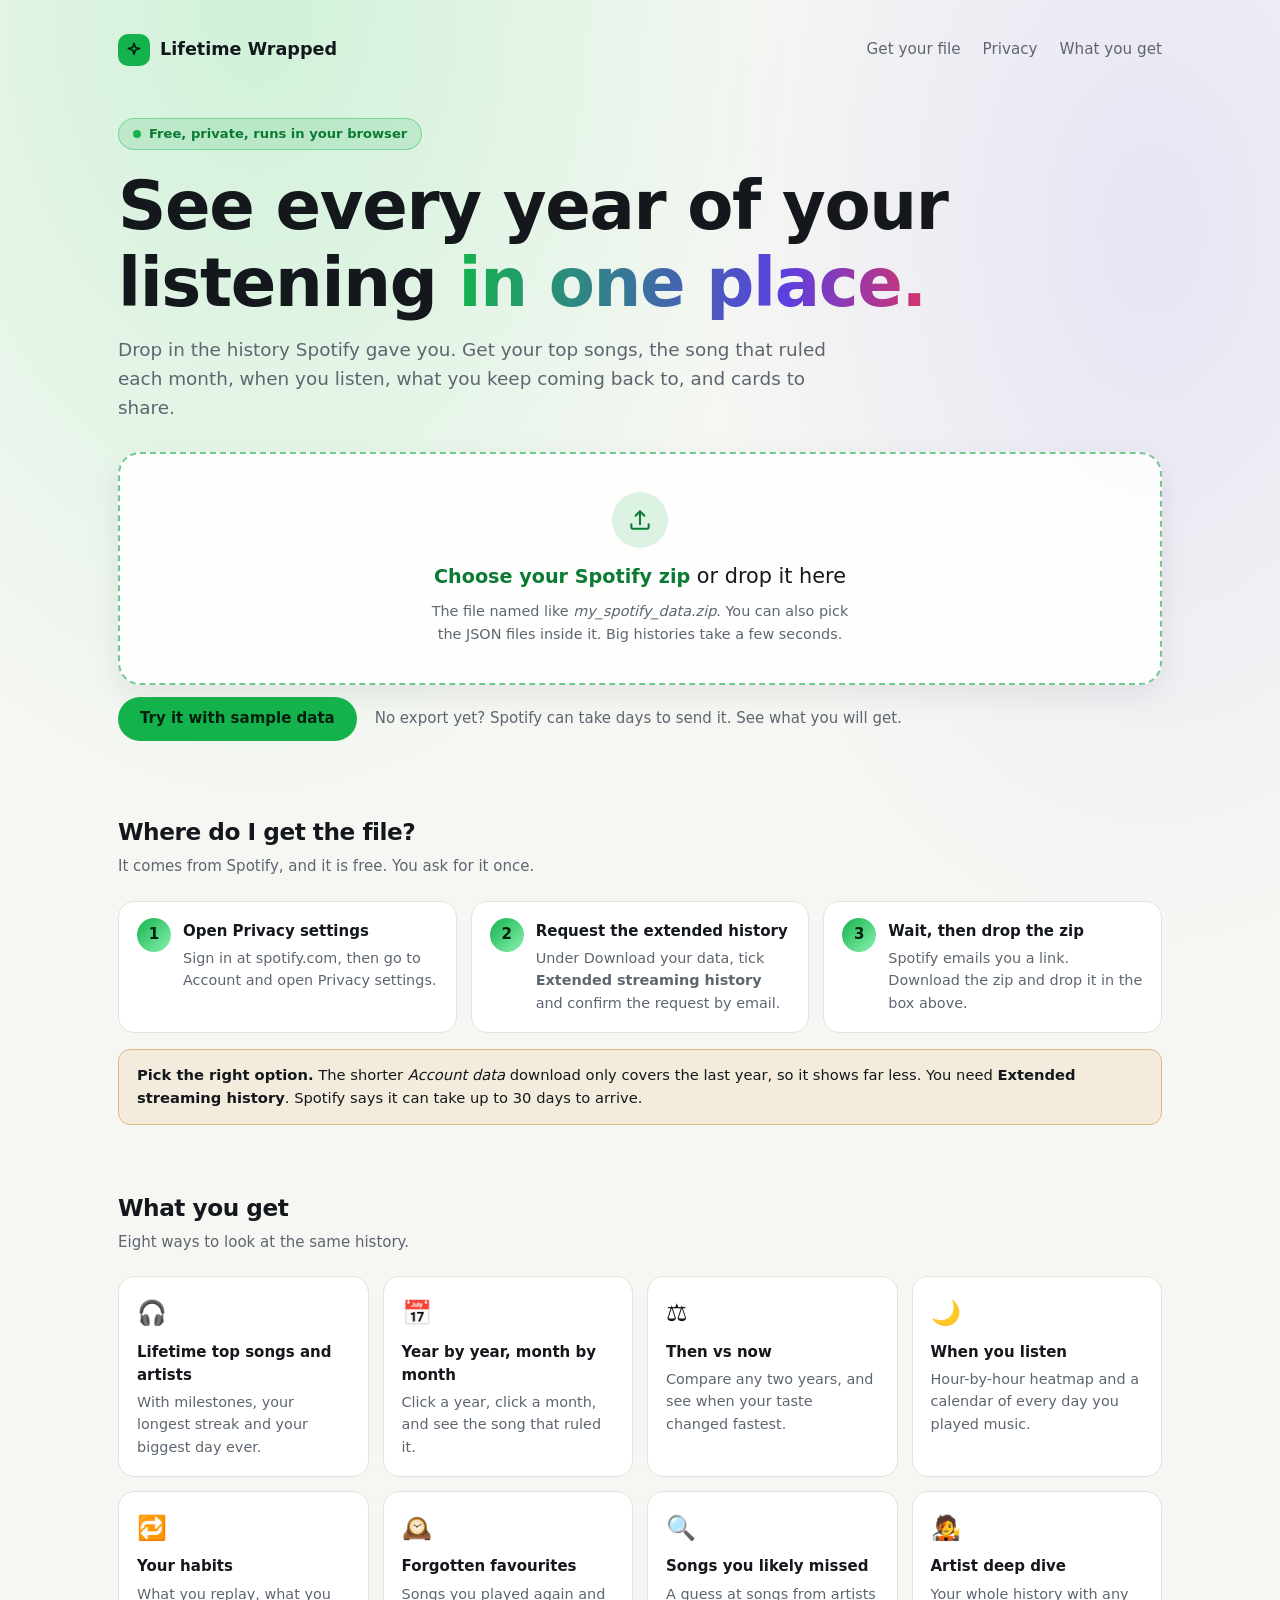
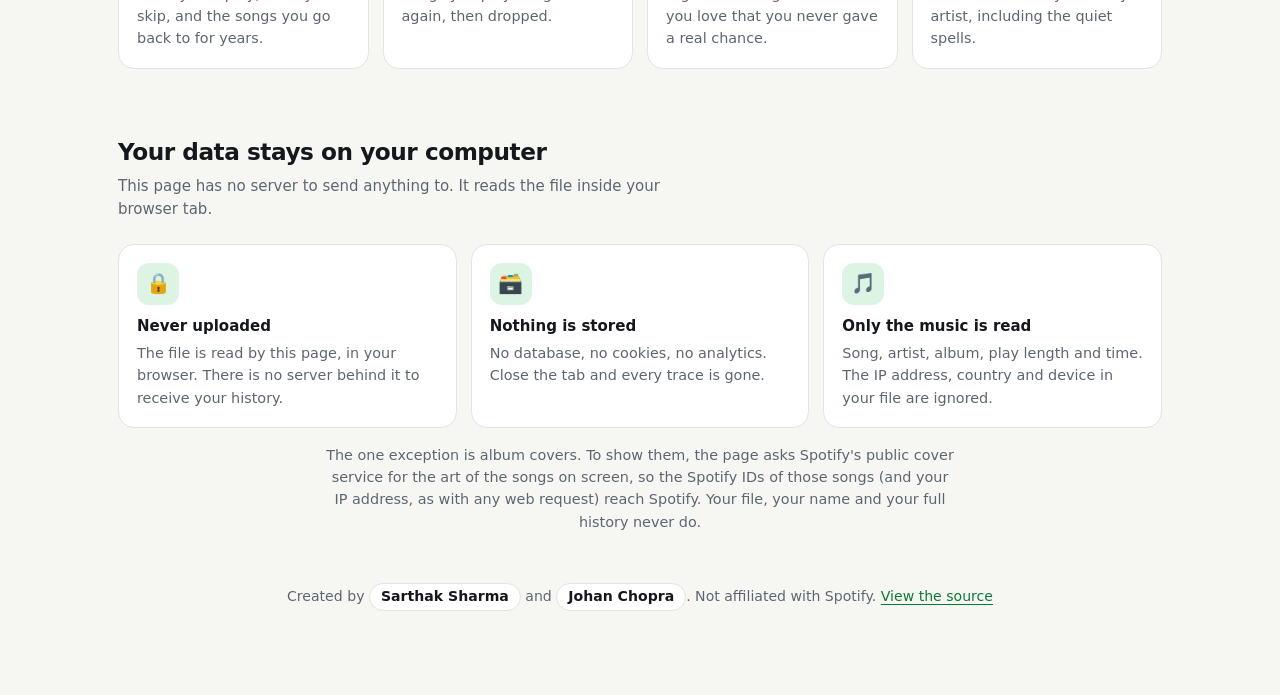
<file: index.html>
<!doctype html>
<html lang="en">
<head>
<meta charset="utf-8">
<meta name="viewport" content="width=device-width, initial-scale=1">
<!-- Network access is closed except two things, both used to show album covers: Spotify's public cover lookup and Spotify's image servers. -->
<meta http-equiv="Content-Security-Policy" content="default-src 'none'; script-src 'self'; style-src 'self' 'unsafe-inline'; img-src data: https://*.spotifycdn.com https://*.scdn.co; connect-src https://open.spotify.com; base-uri 'none'; form-action 'none'">
<title>Lifetime Wrapped: your whole Spotify history in one page</title>
<meta name="description" content="Drop in your Spotify extended streaming history and see every year of your listening. Runs in your browser; your file is never uploaded.">
<link rel="stylesheet" href="style.css">
</head>
<body>
<main>
  <section id="landing">
    <header class="bar">
      <a class="brand" href="#landing"><span class="mark"><svg width="18" height="18" viewBox="0 0 24 24" fill="none" stroke="currentColor" stroke-width="2.2" stroke-linecap="round" stroke-linejoin="round" aria-hidden="true"><path d="M12 3l1.9 5.6L19.5 10l-5.6 1.9L12 17.5l-1.9-5.6L4.5 10l5.6-1.4z"/></svg></span>Lifetime Wrapped</a>
      <nav class="bar-nav" aria-label="Sections">
        <a href="#how">Get your file</a>
        <a href="#privacy">Privacy</a>
        <a href="#features">What you get</a>
      </nav>
    </header>

    <div class="hero">
      <span class="eyebrow"><i class="dot"></i>Free, private, runs in your browser</span>
      <h1>See every year of your listening <em>in one place.</em></h1>
      <p class="lead">Drop in the history Spotify gave you. Get your top songs, the song that ruled each month, when you listen, what you keep coming back to, and cards to share.</p>

      <label id="drop" class="drop">
        <input type="file" id="fileInput" accept=".zip,.json" multiple>
        <span class="up"><svg width="26" height="26" viewBox="0 0 24 24" fill="none" stroke="currentColor" stroke-width="1.9" stroke-linecap="round" stroke-linejoin="round" aria-hidden="true"><path d="M12 16V4m0 0L8 8m4-4l4 4M4 16v3a1 1 0 001 1h14a1 1 0 001-1v-3"/></svg></span>
        <span class="dt"><b>Choose your Spotify zip</b> or drop it here</span>
        <span class="muted">The file named like <i>my_spotify_data.zip</i>. You can also pick the JSON files inside it. Big histories take a few seconds.</span>
      </label>
      <p id="status" class="status" hidden></p>
      <div class="sample-row">
        <button type="button" id="sampleBtn" class="btn-primary">Try it with sample data</button>
        <span class="muted">No export yet? Spotify can take days to send it. See what you will get.</span>
      </div>
    </div>

    <div class="section" id="how">
      <h2>Where do I get the file?</h2>
      <p class="sub">It comes from Spotify, and it is free. You ask for it once.</p>
      <div class="steps">
        <div class="step"><b>Open Privacy settings</b><p>Sign in at spotify.com, then go to Account and open Privacy settings.</p></div>
        <div class="step"><b>Request the extended history</b><p>Under Download your data, tick <b>Extended streaming history</b> and confirm the request by email.</p></div>
        <div class="step"><b>Wait, then drop the zip</b><p>Spotify emails you a link. Download the zip and drop it in the box above.</p></div>
      </div>
      <p class="warn"><b>Pick the right option.</b> The shorter <i>Account data</i> download only covers the last year, so it shows far less. You need <b>Extended streaming history</b>. Spotify says it can take up to 30 days to arrive.</p>
    </div>

    <div class="section" id="features">
      <h2>What you get</h2>
      <p class="sub">Eight ways to look at the same history.</p>
      <div class="features">
        <div class="feature"><span class="ic">&#127911;</span><b>Lifetime top songs and artists</b><p>With milestones, your longest streak and your biggest day ever.</p></div>
        <div class="feature"><span class="ic">&#128197;</span><b>Year by year, month by month</b><p>Click a year, click a month, and see the song that ruled it.</p></div>
        <div class="feature"><span class="ic">&#9878;&#65039;</span><b>Then vs now</b><p>Compare any two years, and see when your taste changed fastest.</p></div>
        <div class="feature"><span class="ic">&#127769;</span><b>When you listen</b><p>Hour-by-hour heatmap and a calendar of every day you played music.</p></div>
        <div class="feature"><span class="ic">&#128257;</span><b>Your habits</b><p>What you replay, what you skip, and the songs you go back to for years.</p></div>
        <div class="feature"><span class="ic">&#128368;&#65039;</span><b>Forgotten favourites</b><p>Songs you played again and again, then dropped.</p></div>
        <div class="feature"><span class="ic">&#128269;</span><b>Songs you likely missed</b><p>A guess at songs from artists you love that you never gave a real chance.</p></div>
        <div class="feature"><span class="ic">&#129489;&#8205;&#127908;</span><b>Artist deep dive</b><p>Your whole history with any artist, including the quiet spells.</p></div>
      </div>
    </div>


    <div class="section" id="privacy">
      <h2>Your data stays on your computer</h2>
      <p class="sub">This page has no server to send anything to. It reads the file inside your browser tab.</p>
      <div class="pcards">
        <div class="pcard"><span class="pic">&#128274;</span><b>Never uploaded</b><p>The file is read by this page, in your browser. There is no server behind it to receive your history.</p></div>
        <div class="pcard"><span class="pic">&#128451;&#65039;</span><b>Nothing is stored</b><p>No database, no cookies, no analytics. Close the tab and every trace is gone.</p></div>
        <div class="pcard"><span class="pic">&#127925;</span><b>Only the music is read</b><p>Song, artist, album, play length and time. The IP address, country and device in your file are ignored.</p></div>
      </div>
      <p class="muted pnote">The one exception is album covers. To show them, the page asks Spotify's public cover service for the art of the songs on screen, so the Spotify IDs of those songs (and your IP address, as with any web request) reach Spotify. Your file, your name and your full history never do.</p>
    </div>
    <p class="landfoot">Created by <a class="who" href="https://github.com/sarthakgh29" target="_blank" rel="noopener noreferrer">Sarthak Sharma</a> and <a class="who" href="https://github.com/johanchopra28" target="_blank" rel="noopener noreferrer">Johan Chopra</a>. Not affiliated with Spotify. <a href="https://github.com/johanchopra28/Lifetime-Wrapped" target="_blank" rel="noopener noreferrer">View the source</a></p>
  </section>

  <section id="app" hidden>
    <header>
      <div class="top">
        <h1>Your <em>lifetime</em> wrapped</h1>
        <p id="range" class="muted"></p>
      </div>
      <div id="metrics" class="metrics"></div>
      <div id="personality" class="personality"></div>
      <div id="bubble"></div>
      <div class="opts">
        <details id="exclusions"></details>
      </div>
    </header>
    <nav id="tabs" class="tabs" role="tablist"></nav>
    <div id="panel"></div>
    <p class="foot muted">Everything on this page was worked out in your browser. Nothing was uploaded or saved. <a href="" onclick="location.reload();return false">Start over with another file</a></p>
  </section>
</main>
<script type="module" src="js/app.js"></script>
</body>
</html>
</file>
<file: style.css>
/* Lifetime Wrapped. Dark first, with a light theme for people who prefer it. */
:root {
  --bg: #090d12; --bg2: #0e141b; --card: #131a22; --card2: #18212b; --line: #232e3a; --fg: #eef2f6; --muted: #8995a3;
  --accent: #1ed760; --accent-ink: #4ae28a; --accent2: #7c5cff; --amber: #ffb84d; --pink: #ff5d8f; --grey: #5d6977; --cell: #1a232d; --err: #ff6b5b;
  --glow: radial-gradient(60% 50% at 20% 0%, rgba(30, 215, 96, .16), transparent 70%), radial-gradient(50% 45% at 90% 10%, rgba(124, 92, 255, .16), transparent 70%);
  --shadow: 0 10px 30px rgba(0, 0, 0, .35);
}
@media (prefers-color-scheme: light) {
  :root {
    --bg: #f6f7f3; --bg2: #ffffff; --card: #ffffff; --card2: #f0f2ee; --line: #e1e4df; --fg: #14181d; --muted: #5d6670;
    --accent: #14b24c; --accent-ink: #0b7a33; --accent2: #5b3fe0; --amber: #d98a14; --pink: #d6336c; --grey: #a1a9b2; --cell: #e8ebe6; --err: #c0392b;
    --glow: radial-gradient(60% 50% at 20% 0%, rgba(30, 215, 96, .18), transparent 70%), radial-gradient(50% 45% at 90% 10%, rgba(124, 92, 255, .12), transparent 70%);
    --shadow: 0 10px 30px rgba(20, 30, 40, .08);
  }
}
* { box-sizing: border-box; }
html { scroll-behavior: smooth; }
body { margin: 0; background: var(--bg); background-image: var(--glow); background-repeat: no-repeat; color: var(--fg);
  font: 15px/1.55 Inter, system-ui, -apple-system, "Segoe UI", Roboto, sans-serif; -webkit-font-smoothing: antialiased; }
main { max-width: 1080px; margin: 0 auto; padding: 28px 18px 70px; }
h1, h2, h3, h4 { letter-spacing: -0.02em; line-height: 1.15; }
h2 { font-size: 1.45rem; margin: 2.2em 0 .6em; display: flex; align-items: center; gap: 10px; }
h2::before { content: ""; width: 5px; height: 1.1em; border-radius: 3px; background: linear-gradient(var(--accent), var(--accent2)); flex: none; }
h3 { font-size: 1.1rem; margin: 1.5em 0 .5em; }
h3 small, h4 small, h2 small { font-weight: 400; color: var(--muted); font-size: .8em; }
a { color: var(--accent-ink); text-decoration-thickness: 1px; text-underline-offset: 3px; }
a:hover { color: var(--accent); }
.muted { color: var(--muted); }
small { font-size: .8em; }

/* ------------------------------------------------------------ landing */
.hero { text-align: left; padding: 40px 0 8px; }
.eyebrow { display: inline-block; padding: 5px 14px; border-radius: 999px; font-size: .82rem; font-weight: 600; color: var(--accent-ink);
  background: color-mix(in srgb, var(--accent) 14%, transparent); border: 1px solid color-mix(in srgb, var(--accent) 40%, transparent); }
.hero h1 { font-size: clamp(2.3rem, 6.5vw, 4.2rem); margin: 18px 0 14px; max-width: 13em; font-weight: 800; }
.hero h1 em { display: inline-block; font-style: normal; background: linear-gradient(90deg, var(--accent), var(--accent2) 70%, var(--pink)); -webkit-background-clip: text; background-clip: text; color: transparent; }
.lead { font-size: 1.15rem; color: var(--muted); max-width: 40em; margin: 0; }
.drop { display: flex; flex-direction: column; gap: 8px; align-items: center; text-align: center; padding: 38px 20px; margin: 30px 0 12px; width: 100%; cursor: pointer;
  border: 2px dashed color-mix(in srgb, var(--accent) 55%, var(--line)); border-radius: 22px; background: color-mix(in srgb, var(--card) 85%, transparent);
  transition: transform .15s, border-color .15s, background .15s, box-shadow .15s; font-size: 1.1rem; box-shadow: var(--shadow); }
.drop:hover, .drop.over, .drop:focus-within { border-color: var(--accent); transform: translateY(-2px); box-shadow: 0 14px 40px rgba(30, 215, 96, .18); }
.drop input { position: absolute; opacity: 0; width: 1px; height: 1px; }
.drop .up { width: 54px; height: 54px; border-radius: 50%; display: grid; place-items: center; color: #04210e; background: linear-gradient(135deg, var(--accent), #8af3b0); font-size: 1.6rem; font-weight: 700; margin-bottom: 4px; }
.drop b { font-size: 1.2rem; }
.drop span.muted { font-size: .9rem; max-width: 30em; }
.status { max-width: 640px; margin: 10px 0; padding: 10px 14px; border-radius: 10px; background: var(--card); border: 1px solid var(--line); text-align: center; }
.status.error { border-color: var(--err); color: var(--err); }


.section { margin-top: 70px; }
.section > h2 { justify-content: flex-start; text-align: left; } .section > h2::before { display: none; }
.section > .sub { text-align: left; color: var(--muted); max-width: 38em; margin: -4px 0 22px; }
.features { display: grid; grid-template-columns: repeat(auto-fit, minmax(230px, 1fr)); gap: 14px; }
.feature { background: var(--card); border: 1px solid var(--line); border-radius: 16px; padding: 18px; transition: transform .15s, border-color .15s; }
.feature:hover { transform: translateY(-3px); border-color: color-mix(in srgb, var(--accent) 50%, var(--line)); }
.feature .ic { font-size: 1.5rem; display: block; margin-bottom: 8px; }
.feature b { display: block; margin-bottom: 4px; } .feature p { margin: 0; color: var(--muted); font-size: .9rem; }
.steps { display: grid; grid-template-columns: repeat(auto-fit, minmax(240px, 1fr)); gap: 14px; counter-reset: s; }
.step { background: var(--card); border: 1px solid var(--line); border-radius: 16px; padding: 18px 18px 18px 64px; position: relative; counter-increment: s; }
.step::before { content: counter(s); position: absolute; left: 18px; top: 16px; width: 34px; height: 34px; border-radius: 50%; display: grid; place-items: center; font-weight: 800; color: #04210e; background: linear-gradient(135deg, var(--accent), #8af3b0); }
.step b { display: block; } .step p { margin: 4px 0 0; color: var(--muted); font-size: .9rem; }
.privacy { background: linear-gradient(135deg, color-mix(in srgb, var(--accent) 10%, var(--card)), var(--card)); border: 1px solid color-mix(in srgb, var(--accent) 35%, var(--line)); border-radius: 20px; padding: 8px 26px 22px; }
.privacy h2 { justify-content: flex-start; } .privacy h2::before { display: block; }
.privacy ul { padding-left: 1.2em; } .privacy li { margin: 8px 0; }
/* top bar, hero extras, sample button, notices */
.bar { display: flex; flex-wrap: wrap; gap: 12px 28px; align-items: center; justify-content: space-between; padding: 4px 0 10px; }
.brand { display: inline-flex; gap: 10px; align-items: center; font-weight: 700; font-size: 1.1rem; color: var(--fg); text-decoration: none; }
.brand .mark { display: inline-grid; place-items: center; width: 32px; height: 32px; border-radius: 10px; background: var(--accent); color: #04210e; }
.bar-nav { display: flex; flex-wrap: wrap; gap: 6px 22px; font-size: .95rem; }
.bar-nav a { color: var(--muted); text-decoration: none; padding: 6px 0; } .bar-nav a:hover { color: var(--fg); }
.eyebrow { display: inline-flex; align-items: center; gap: 8px; }
.eyebrow .dot { width: 8px; height: 8px; border-radius: 50%; background: var(--accent); }
.drop .dt { font-size: 1.3rem; } .drop .dt b { color: var(--accent-ink); }
.drop .up { width: 56px; height: 56px; color: var(--accent-ink); background: color-mix(in srgb, var(--accent) 14%, transparent); }
.sample-row { display: flex; flex-wrap: wrap; gap: 12px 18px; align-items: center; margin-top: 6px; }
.btn-primary { font: inherit; font-weight: 700; min-height: 44px; padding: 0 22px; border: 0; border-radius: 999px; cursor: pointer; background: var(--accent); color: #04210e; transition: transform .15s, box-shadow .15s; }
.btn-primary:hover { transform: translateY(-1px); box-shadow: 0 8px 22px rgba(30, 215, 96, .25); }
.btn-primary:focus-visible { outline: 2px solid var(--fg); outline-offset: 3px; }
.warn { margin: 16px 0 0; padding: 14px 18px; border-radius: 12px; font-size: .92rem; background: color-mix(in srgb, var(--amber) 10%, transparent); border: 1px solid color-mix(in srgb, var(--amber) 45%, var(--line)); }

/* privacy cards and the check-it-yourself button */
.pcards { display: grid; grid-template-columns: repeat(auto-fit, minmax(240px, 1fr)); gap: 14px; }
.pcard { background: var(--card); border: 1px solid var(--line); border-radius: 16px; padding: 18px; }
.pcard .pic { display: grid; place-items: center; width: 42px; height: 42px; border-radius: 12px; font-size: 1.25rem; margin-bottom: 10px;
  background: color-mix(in srgb, var(--accent) 14%, transparent); }
.pcard b { display: block; margin-bottom: 4px; } .pcard p { margin: 0; color: var(--muted); font-size: .9rem; }
.pnote { text-align: center; max-width: 44em; margin: 16px auto 0; font-size: .9rem; }

.landfoot { text-align: center; margin-top: 50px; color: var(--muted); font-size: .88rem; }

/* ------------------------------------------------------------ app header */
.top { display: flex; align-items: flex-end; justify-content: space-between; gap: 12px; flex-wrap: wrap; }
.top h1 { font-size: clamp(1.8rem, 4.5vw, 2.6rem); margin: 0; font-weight: 800; }
.top h1 em { font-style: normal; background: linear-gradient(90deg, var(--accent), var(--accent2)); -webkit-background-clip: text; background-clip: text; color: transparent; }
.metrics { display: grid; grid-template-columns: repeat(auto-fit, minmax(160px, 1fr)); gap: 12px; margin: 14px 0; }
.metric { background: var(--card); border: 1px solid var(--line); border-radius: 16px; padding: 14px 16px; }
.metric span { display: block; color: var(--muted); font-size: .8rem; text-transform: uppercase; letter-spacing: .05em; }
.metric b { font-size: 1.7rem; letter-spacing: -0.02em; }
.metric small { display: block; font-size: .78rem; font-weight: 600; }
.up { color: var(--accent-ink); } .down { color: var(--err); }
.chip { display: inline-block; background: color-mix(in srgb, var(--accent) 14%, transparent); border: 1px solid color-mix(in srgb, var(--accent) 55%, transparent); border-radius: 999px; padding: 3px 13px; margin: 2px 0; font-size: .9rem; font-weight: 600; }
.chip button { border: 0; background: none; color: inherit; cursor: pointer; font-weight: 700; padding: 0 0 0 6px; }
.personality { margin: 10px 0; padding: 14px 16px; border-radius: 16px; background: var(--card); border: 1px solid var(--line); }
.personality p { margin: 8px 0 0; font-size: .88rem; }
.opts { display: flex; gap: 12px; flex-wrap: wrap; align-items: flex-start; }
.opts > details { flex: 1 1 320px; }
details { background: var(--card); border: 1px solid var(--line); border-radius: 14px; padding: 10px 16px; margin: 8px 0; }
summary { cursor: pointer; font-weight: 600; }
input[list], input[type=date], select { font: inherit; color: inherit; background: var(--bg2); border: 1px solid var(--line); border-radius: 10px; padding: 7px 12px; max-width: 100%; }
input[list] { width: min(440px, 100%); }
.chips { margin-top: 8px; }

/* ------------------------------------------------------------ tabs */
.tabs { display: flex; gap: 6px; overflow-x: auto; padding: 10px 0; margin-top: 14px; position: sticky; top: 0; z-index: 5; background: color-mix(in srgb, var(--bg) 88%, transparent); backdrop-filter: blur(10px); scrollbar-width: thin; scrollbar-color: var(--grey) transparent; }
.tabs button { flex: none; font: inherit; font-weight: 600; font-size: .9rem; background: var(--card); color: var(--muted); border: 1px solid var(--line); border-radius: 999px; padding: 7px 15px; cursor: pointer; transition: all .12s; white-space: nowrap; }
.tabs button:hover { color: var(--fg); border-color: var(--grey); }
.tabs button.on { background: var(--accent); color: #04210e; border-color: var(--accent); }

/* ------------------------------------------------------------ content */
.two { display: grid; grid-template-columns: repeat(auto-fit, minmax(310px, 1fr)); gap: 22px; }
.scroll { scrollbar-color: var(--grey) transparent; overflow-x: auto; border-radius: 14px; border: 1px solid var(--line); background: var(--card); }
/* a list that scrolls inside its own box (the songs of your life), with the header staying put */
.scroll.scrolly { max-height: 460px; overflow-y: auto; }
.scroll.scrolly th { position: sticky; top: 0; z-index: 1; background: var(--card); border-bottom: 0; box-shadow: inset 0 -1px 0 var(--line); }
table { border-collapse: collapse; width: 100%; font-size: .92rem; }
th, td { padding: 9px 12px; text-align: left; vertical-align: middle; }
th { color: var(--muted); font-weight: 600; font-size: .75rem; text-transform: uppercase; letter-spacing: .05em; white-space: nowrap; border-bottom: 1px solid var(--line); }
tbody tr { border-bottom: 1px solid color-mix(in srgb, var(--line) 60%, transparent); }
tbody tr:last-child { border-bottom: 0; } tbody tr:hover { background: var(--card2); }
td:first-child { color: var(--muted); width: 2.4em; font-variant-numeric: tabular-nums; }
td a { color: var(--fg); font-weight: 600; text-decoration: none; } td a:hover { color: var(--accent-ink); }
td.cv { width: 52px; padding: 6px 4px 6px 12px; }
td.cv img { width: 40px; height: 40px; border-radius: 6px; object-fit: cover; display: block; background: var(--cell); }
.actions, .seg { display: flex; gap: 8px; align-items: center; flex-wrap: wrap; margin: 10px 0; }
button { font: inherit; }
.actions button, .seg button { background: var(--card); color: var(--fg); border: 1px solid var(--line); border-radius: 10px; padding: 6px 14px; cursor: pointer; transition: all .12s; }
.actions button:hover, .seg button:hover { border-color: var(--accent); }
.seg button.on { background: var(--accent); color: #04210e; border-color: var(--accent); font-weight: 700; }
.ctl { display: block; margin: 8px 0; }
.ctl input[type=range] { display: block; width: 100%; max-width: 440px; accent-color: var(--accent); }

.chart { width: 100%; height: auto; display: block; }
.chart text { fill: var(--muted); font-size: 11px; }
.chart .grid { stroke: var(--line); stroke-width: 1; stroke-dasharray: 3 4; }
.chart .bar rect:not(.hit) { fill: url(#g); }
.chart .bar.dim rect:not(.hit) { fill-opacity: .3; }
.chart .hit { fill: transparent; } .chart .click { cursor: pointer; }
.chart .click:hover rect:not(.hit) { fill-opacity: .8; }
.legend { display: flex; flex-wrap: wrap; gap: 14px; font-size: .85rem; color: var(--muted); margin: 4px 0 10px; }
.legend i { display: inline-block; width: 10px; height: 10px; border-radius: 3px; margin-right: 6px; }
.hbars { display: grid; gap: 7px; }
.hrow { display: grid; grid-template-columns: minmax(90px, 34%) 1fr auto; gap: 10px; align-items: center; font-size: .9rem; }
.hlabel { overflow: hidden; text-overflow: ellipsis; white-space: nowrap; }
.htrack { background: var(--cell); border-radius: 6px; height: 14px; overflow: hidden; }
.hfill { display: block; height: 100%; background: linear-gradient(90deg, var(--accent), var(--accent2)); border-radius: 6px; }
.hval { color: var(--muted); font-variant-numeric: tabular-nums; }

.wcard { max-width: 860px; padding: 28px 32px; border-radius: 20px; color: #fff; box-shadow: 0 12px 40px rgba(0, 0, 0, .35);
  background: linear-gradient(135deg, #0b3d2e 0%, #1db954 55%, #7be39a 100%); }
.wcard h3 { font-size: 2.6rem; letter-spacing: -.02em; margin: 0; color: #fff; } .wcard .sub { margin: 4px 0 18px; opacity: .85; }
.wcard .big { display: flex; flex-wrap: wrap; gap: 14px 30px; margin: 10px 0 24px; }
.wcard .big div { min-width: 120px; } .wcard .big b { font-size: 2rem; display: block; line-height: 1.1; } .wcard .big span { opacity: .85; font-size: .85rem; }
.wcard .cgrid { display: grid; grid-template-columns: 200px 1fr 1fr; gap: 24px; align-items: start; }
.wcard .cover, .wcard .cover-ph { width: 200px; height: 200px; border-radius: 12px; object-fit: cover; box-shadow: 0 6px 20px rgba(0, 0, 0, .4); display: block; }
.wcard .cover-ph { display: grid; place-items: center; font-size: 4.5rem; background: rgba(255, 255, 255, .16); }
.wcard .top1 { font-weight: 700; font-size: 1.1rem; margin-top: 8px; }
.wcard ol { margin: 6px 0 0; padding-left: 20px; } .wcard li { margin: 3px 0; } .wcard li small { opacity: .8; display: block; font-size: .8rem; }
.wcard h4 { margin: 0; text-transform: uppercase; letter-spacing: .08em; font-size: .78rem; opacity: .85; font-weight: 500; }
.wcard .k { opacity: .8; font-size: .78rem; text-transform: uppercase; letter-spacing: .08em; margin-top: 14px; } .wcard .v { font-weight: 600; }
@media (max-width: 700px) { .wcard .cgrid { grid-template-columns: 1fr; } .wcard .cover, .wcard .cover-ph { width: 160px; height: 160px; } }
.foot { margin-top: 44px; text-align: center; }
[hidden] { display: none !important; }
@media (max-width: 640px) { main { padding: 18px 12px 60px; } .mock { grid-template-columns: 1fr; } .hero { padding-top: 28px; } th, td { padding: 8px 8px; } }

/* credits */
.who { display: inline-block; padding: 2px 11px; border-radius: 999px; font-weight: 600; text-decoration: none; color: var(--fg);
  background: var(--card); border: 1px solid var(--line); transition: border-color .12s; }
.who:hover { border-color: var(--accent); color: var(--accent-ink); }

/* artist eras (stream chart) */
.stream .sx { stroke: var(--fg); stroke-dasharray: 2 3; }
.stream path { transition: fill-opacity .3s ease, stroke-opacity .3s ease; }
.sleg { display: flex; flex-wrap: wrap; gap: 6px 8px; margin: 10px 0 2px; }
.sleg-b { font: inherit; font-size: .82rem; display: inline-flex; align-items: center; gap: 7px; background: transparent; color: var(--fg); border: 1px solid var(--line); border-radius: 999px; padding: 3px 11px 3px 8px; cursor: pointer; transition: opacity .3s ease, border-color .12s; }
.sleg-b i { width: 10px; height: 10px; border-radius: 3px; display: inline-block; }
.sleg-b:hover, .sleg-b[aria-pressed="true"] { border-color: var(--fg); }
.sleg-b.dim { opacity: .4; }
.shint { font-size: .82rem; margin: 6px 2px 0; }
.stip { position: fixed; z-index: 20; pointer-events: none; background: var(--card); color: var(--fg); border: 1px solid var(--fg); border-radius: 8px; padding: 6px 9px; font-size: .82rem; max-width: 260px; opacity: 0; transition: opacity .08s; }
.stip b { font-weight: 700; } .stip .m { color: var(--muted); font-family: ui-monospace, Menlo, monospace; font-size: .76rem; }
@media (prefers-reduced-motion: reduce) { .stream path, .sleg-b, .stip { transition: none; } }
/* the chart is a dark panel in both themes, so its colours read the same everywhere */
.stream { background: #0e1117; border: 1px solid #31333f; border-radius: 14px; padding: 14px 12px 10px; color: #e6eaf1; }
.stream .chart text { fill: #e6eaf1; }
.stream .chart .grid { stroke: #31333f; stroke-dasharray: none; }
.stream .sx { stroke: #e6eaf1; }
.stream .sleg-b { color: #e6eaf1; border-color: #31333f; }
.stream .sleg-b:hover, .stream .sleg-b[aria-pressed="true"] { border-color: #e6eaf1; }
.stream .shint { color: #98a0ab; }

/* song globe */
.gl-bar { display: flex; flex-wrap: wrap; gap: 10px 14px; align-items: center; margin: 10px 0 14px; font-size: .88rem; }
.gl-btn { font: inherit; font-size: .88rem; color: var(--fg); background: transparent; border: 1px solid var(--line); border-radius: 10px; padding: 5px 13px; cursor: pointer; }
.gl-btn:hover { border-color: var(--fg); }
.gl-seg { display: inline-flex; border: 1px solid var(--line); border-radius: 10px; overflow: hidden; }
.gl-seg button { font: inherit; background: transparent; color: var(--muted); border: 0; padding: 5px 12px; cursor: pointer; }
.gl-seg button[aria-pressed="true"] { background: var(--accent); color: #04210e; font-weight: 600; }
.gl-wrap { display: grid; grid-template-columns: minmax(0, 640px) minmax(220px, 1fr); gap: 24px; align-items: start; }
.gl-stage { position: relative; aspect-ratio: 1; overflow: hidden; border-radius: 22px; touch-action: none; outline: none; background: radial-gradient(circle at 50% 50%, #131a24 0%, #0b0e13 72%); }
.gl-stage::after { content: ""; position: absolute; inset: 0; pointer-events: none; z-index: 5; border-radius: inherit; background: radial-gradient(circle at 50% 50%, transparent 58%, rgba(11, 14, 19, .9) 100%); }
.gl-globe { position: absolute; inset: 0; transform-style: preserve-3d; }
.gl-tile { position: absolute; left: 50%; top: 50%; padding: 0; border: 0; border-radius: 12px; overflow: hidden; cursor: pointer; background: #1b222c; color: #e6eaf1; font: inherit; text-align: left;
  opacity: 0; backface-visibility: hidden; will-change: transform, opacity; --w: 0; box-shadow: 0 0 0 calc(2px * var(--w)) rgba(255, 255, 255, var(--w)), 0 12px 40px rgba(131, 201, 255, calc(.3 * var(--w))); }
.gl-tile:focus-visible { outline: 2px solid var(--accent); }
.gl-tile img { position: absolute; inset: 0; width: 100%; height: 100%; object-fit: cover; display: block; pointer-events: none; }
.gl-tile img:not([src]) { visibility: hidden; }
.gl-fb { position: absolute; inset: 0; }
.gl-cap { position: absolute; left: 0; right: 0; bottom: 0; padding: 22px 8px 6px; background: linear-gradient(transparent, rgba(8, 10, 14, .85)); font-size: clamp(.62rem, 1.5vw, .8rem); line-height: 1.2; }
.gl-cap b { display: block; font-weight: 700; white-space: nowrap; overflow: hidden; text-overflow: ellipsis; }
.gl-cap span { color: #c5cbd4; display: block; white-space: nowrap; overflow: hidden; text-overflow: ellipsis; }
.gl-dir { position: absolute; top: 6px; left: 8px; font: 500 14px ui-monospace, Menlo, monospace; color: #fff; text-shadow: 0 1px 4px rgba(0, 0, 0, .7); opacity: .85; }
.gl-info h3 { margin: 0; font-size: clamp(1.15rem, 3vw, 1.5rem); line-height: 1.2; overflow-wrap: anywhere; }
.gl-artist { margin: 2px 0 12px; font-size: 1.02rem; }
.gl-stats { display: flex; gap: 22px; margin-bottom: 8px; } .gl-stats b { font: 600 1.2rem ui-monospace, Menlo, monospace; display: block; } .gl-stats span { color: var(--muted); font-size: .76rem; }
.gl-info svg text { fill: var(--muted); font: 10px system-ui, sans-serif; } .gl-info svg .n { font-family: ui-monospace, Menlo, monospace; fill: var(--fg); }
.gl-link { display: inline-block; color: var(--fg); border: 1px solid var(--line); border-radius: 10px; padding: 5px 12px; text-decoration: none; font-size: .88rem; } .gl-link:hover { border-color: var(--fg); }
.gl-info h4 { margin: 14px 0 6px; font-size: .82rem; font-weight: 500; }
.gl-mini { display: block; width: 100%; max-width: 300px; aspect-ratio: 1; border: 1px solid var(--line); border-radius: 12px; background: #0b0e13; }
.gl-hint { font-size: .82rem; line-height: 1.6; margin-top: 12px; }
.gl-status { padding: 10px 14px; border-radius: 10px; background: var(--card); border: 1px solid var(--line); }
@media (max-width: 780px) { .gl-wrap { grid-template-columns: 1fr; } }
.gl-loading { position: absolute; inset: 0; z-index: 8; display: grid; place-items: center; background: rgba(11, 14, 19, .86); color: #e6eaf1; font-size: .95rem; text-align: center; padding: 20px; }
.gl-loading[hidden] { display: none; }
.gl-loading .gl-load-text { margin: 0 0 12px; }
.gl-loader { max-width: 560px; padding: 22px 24px; border-radius: 16px; background: var(--card); border: 1px solid var(--line); }
.gl-prog { height: 10px; border-radius: 6px; background: var(--cell); overflow: hidden; margin: 6px 0 10px; }
.gl-prog i { display: block; height: 100%; width: 0; border-radius: 6px; background: linear-gradient(90deg, var(--accent), var(--accent2)); transition: width .4s; }
.gl-load-actions { display: flex; flex-wrap: wrap; gap: 10px; margin: 12px 0; }
.gl-btn:disabled { opacity: .4; cursor: default; }

/* the globe's queue tray */
.gl-row { display: flex; flex-wrap: wrap; gap: 8px; align-items: center; }
.gl-add.on { background: var(--accent); color: #04210e; border-color: var(--accent); font-weight: 600; }
.gl-tray { margin-top: 14px; padding: 12px 14px; border: 1px solid var(--line); border-radius: 16px; background: var(--card); }
.gl-trayhead { display: flex; flex-wrap: wrap; gap: 8px 14px; align-items: center; }
.gl-trayact { display: flex; flex-wrap: wrap; gap: 8px; margin-left: auto; }
.gl-queue { list-style: none; margin: 10px 0 0; padding: 0; display: grid; grid-template-columns: repeat(auto-fill, minmax(220px, 1fr)); gap: 8px; max-height: 260px; overflow-y: auto; }
.gl-queue li { display: flex; align-items: center; gap: 10px; background: var(--card2); border-radius: 10px; padding: 6px 8px; }
.gl-queue img, .gl-queue .gl-ph { width: 40px; height: 40px; border-radius: 6px; object-fit: cover; flex: none; background: var(--cell); display: block; }
.gl-queue span:not(.gl-ph) { min-width: 0; flex: 1; }
.gl-queue b, .gl-queue small { display: block; overflow: hidden; text-overflow: ellipsis; white-space: nowrap; }
.gl-queue small { color: var(--muted); font-size: .78rem; }
.gl-queue button { border: 0; background: none; color: var(--muted); cursor: pointer; font-size: 1.2rem; line-height: 1; padding: 4px 6px; } .gl-queue button:hover { color: var(--fg); }

/* the on-this-day bubble and the time machine */
.bubble { display: flex; align-items: center; gap: 6px; margin: 12px 0; }
.bubble-go { flex: 1; display: flex; align-items: center; gap: 12px; text-align: left; font: inherit; color: var(--fg); cursor: pointer; border-radius: 999px; padding: 9px 18px;
  background: color-mix(in srgb, var(--accent) 10%, var(--card)); border: 1px solid color-mix(in srgb, var(--accent) 45%, var(--line)); transition: border-color .12s, transform .12s; }
.bubble-go:hover { border-color: var(--accent); transform: translateY(-1px); }
.bubble-go small { color: var(--muted); margin-left: 6px; }
.bubble .dot { width: 9px; height: 9px; border-radius: 50%; background: var(--accent); flex: none; animation: bubblePulse 2.4s ease-out infinite; }
@keyframes bubblePulse { 0% { box-shadow: 0 0 0 0 color-mix(in srgb, var(--accent) 55%, transparent); } 70%, 100% { box-shadow: 0 0 0 9px transparent; } }
.bubble .go { margin-left: auto; color: var(--accent-ink); font-weight: 600; font-size: .85rem; white-space: nowrap; }
.bubble-x { border: 0; background: none; color: var(--muted); cursor: pointer; font-size: 1.4rem; line-height: 1; padding: 4px 8px; } .bubble-x:hover { color: var(--fg); }
@media (max-width: 640px) { .bubble-go { border-radius: 18px; flex-wrap: wrap; } .bubble .go { margin-left: 0; } }
@media (prefers-reduced-motion: reduce) { .bubble .dot { animation: none; } }
.tm-search { margin: 10px 0 4px; } .tm-search input { margin-left: 8px; color-scheme: dark light; }
.tm-years button small { color: var(--muted); font-size: .72rem; margin-left: 2px; }
.tm-years button.on small { color: inherit; opacity: .8; }
h2.tm-day { margin-top: 1.6em; }
</file>
